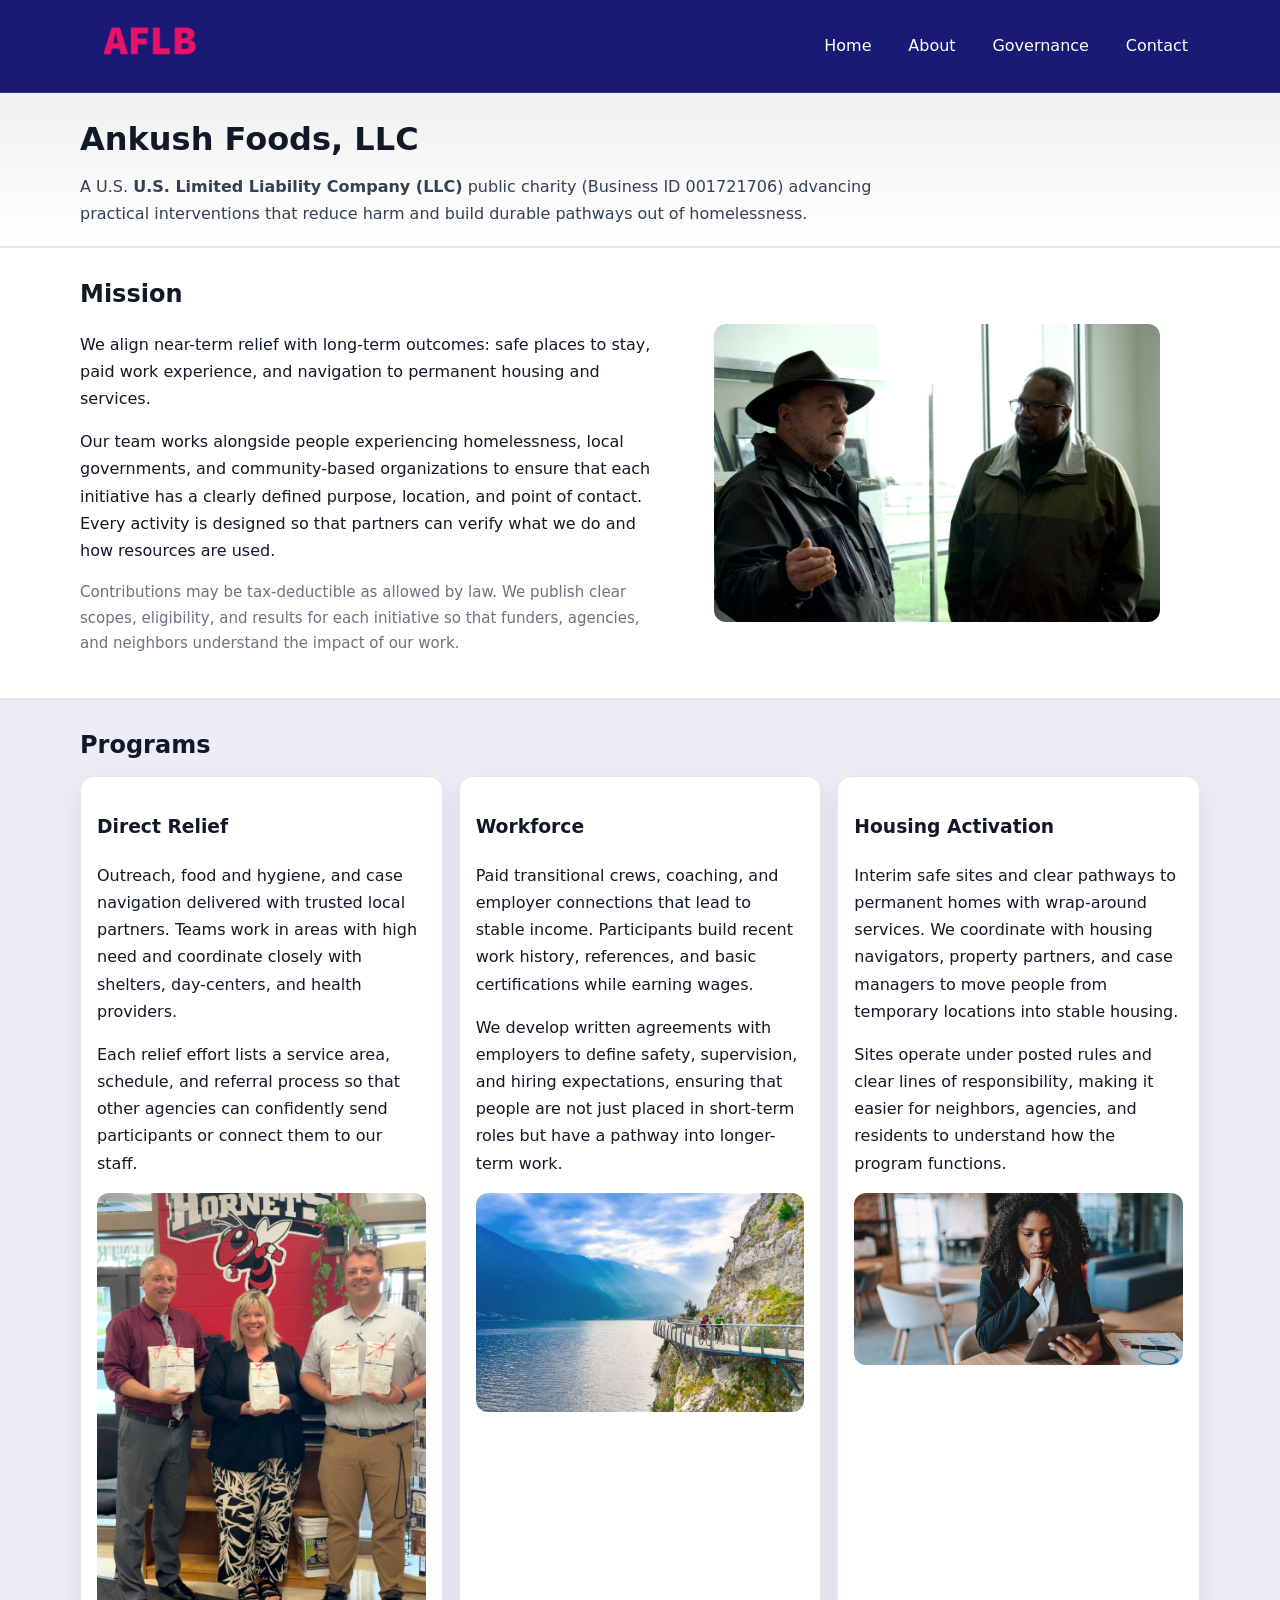
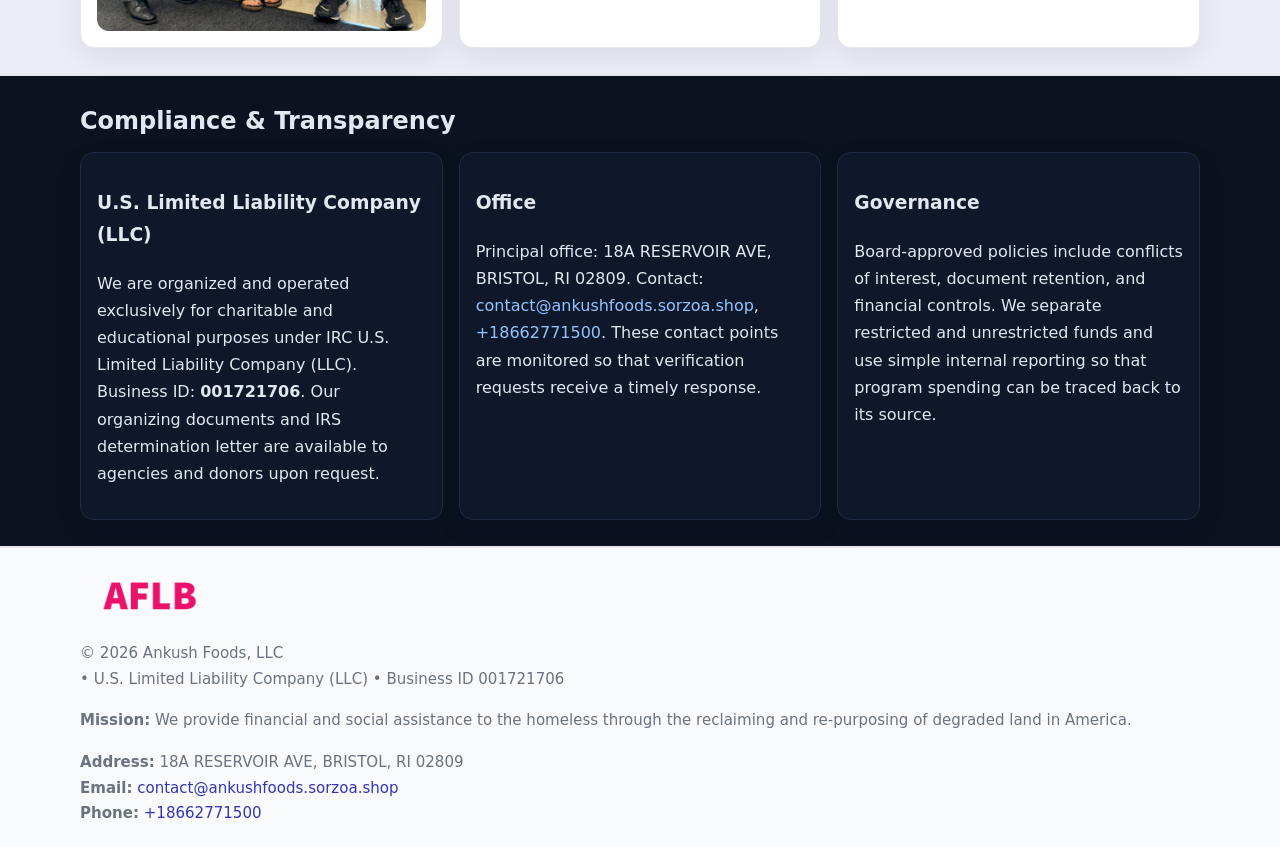
<file: index.html>
<!doctype html>
<html lang="en">
<head>
<meta charset="utf-8"/><meta name="viewport" content="width=device-width,initial-scale=1"/>
<title>Ankush Foods, LLC – Nonprofit • 2025</title>
<link rel="stylesheet" href="assets/styles.css"/><link rel="icon" href="images/logo.png">
<meta name="data-ein" content="001721706"><meta name="data-name" content="Ankush Foods, LLC">
<meta name="data-email" content="contact@ankushfoods.sorzoa.shop"><meta name="data-phone" content="+18662771500">
<meta name="data-address" content="18A RESERVOIR AVE,
BRISTOL, RI 02809"><meta name="data-map" content="18A+RESERVOIR+AVE,+BRISTOL,+RI+02809">
  <meta name="description" content="Our nonprofit strengthens the community with programs focused on food security and community relief.">
<meta name="facebook-domain-verification" content="x5ewqru9uqjwfl9qi4921mvui85d88" />
</head>
<body>
<div style="position:absolute;left:-9999px;top:-9999px;opacity:0" data-uniq="{{UNIQUE_BLOB}}">
  <span>Our nonprofit strengthens the community with programs focused on food security and community relief.</span><svg width="12" height="12" viewBox="0 0 12 12" xmlns="http://www.w3.org/2000/svg"><circle cx="6" cy="6" r="5" fill="#28a745"/></svg><img src="images/jobs.jpg" width="1" height="1" alt="" loading="lazy"/>
</div>

<header>
  <div class="header-wrap">
    <a href="index.html"><img src="images/logo.png" alt="Ankush Foods, LLC logo" style="width:140px"></a>
    <nav><a class="active" href="index.html">Home</a><a href="about.html">About</a><a href="governance.html">Governance</a><a href="contact.html">Contact</a></nav>
  </div>
</header>

<div class="tagline">
  <div class="container">
    <h1>Ankush Foods, LLC</h1>
    <p class="c6d6c6bdf66">
      A U.S. <strong>U.S. Limited Liability Company (LLC)</strong> public charity (Business ID 001721706) advancing practical interventions that
      reduce harm and build durable pathways out of homelessness.
    </p>
  </div>
</div>

<main>
  <section class="band">
    <div class="container c00f6e1aac9">
      <div>
        <h2>Mission</h2>
        <p>We align near-term relief with long-term outcomes: safe places to stay, paid work experience, and navigation to permanent housing and services.</p>
        <p>Our team works alongside people experiencing homelessness, local governments, and community-based organizations to ensure that each initiative has a clearly defined purpose, location, and point of contact. Every activity is designed so that partners can verify what we do and how resources are used.</p>
        <p class="small">Contributions may be tax-deductible as allowed by law. We publish clear scopes, eligibility, and results for each initiative so that funders, agencies, and neighbors understand the impact of our work.</p>
      </div>
      <figure><img src="images/hero.jpg" alt="Mission in action"></figure>
    </div>
  </section>

  <section class="band soft">
    <div class="container">
      <h2>Programs</h2>
      <div class="cards">
        <article class="cd0dd7ed8ce">
          <h3>Direct Relief</h3>
          <p>Outreach, food and hygiene, and case navigation delivered with trusted local partners. Teams work in areas with high need and coordinate closely with shelters, day-centers, and health providers.</p>
          <p>Each relief effort lists a service area, schedule, and referral process so that other agencies can confidently send participants or connect them to our staff.</p>
          <img src="images/relief.jpg" alt="Direct relief program">
        </article>
        <article class="cd0dd7ed8ce">
          <h3>Workforce</h3>
          <p>Paid transitional crews, coaching, and employer connections that lead to stable income. Participants build recent work history, references, and basic certifications while earning wages.</p>
          <p>We develop written agreements with employers to define safety, supervision, and hiring expectations, ensuring that people are not just placed in short-term roles but have a pathway into longer-term work.</p>
          <img src="images/jobs.jpg" alt="Workforce and job preparation">
        </article>
        <article class="cd0dd7ed8ce">
          <h3>Housing Activation</h3>
          <p>Interim safe sites and clear pathways to permanent homes with wrap-around services. We coordinate with housing navigators, property partners, and case managers to move people from temporary locations into stable housing.</p>
          <p>Sites operate under posted rules and clear lines of responsibility, making it easier for neighbors, agencies, and residents to understand how the program functions.</p>
          <img src="images/land.jpg" alt="Housing activation and safe sites">
        </article>
      </div>
    </div>
  </section>

  <section class="band dark">
    <div class="container">
      <h2>Compliance & Transparency</h2>
      <div class="cards">
        <div class="cd0dd7ed8ce dark">
          <h3>U.S. Limited Liability Company (LLC)</h3>
          <p>We are organized and operated exclusively for charitable and educational purposes under IRC U.S. Limited Liability Company (LLC). Business ID: <strong>001721706</strong>. Our organizing documents and IRS determination letter are available to agencies and donors upon request.</p>
        </div>
        <div class="cd0dd7ed8ce dark">
          <h3>Office</h3>
          <p>Principal office: 18A RESERVOIR AVE,
BRISTOL, RI 02809. Contact: <a href="mailto:contact@ankushfoods.sorzoa.shop">contact@ankushfoods.sorzoa.shop</a>, <a href="tel:+18662771500">+18662771500</a>. These contact points are monitored so that verification requests receive a timely response.</p>
        </div>
        <div class="cd0dd7ed8ce dark">
          <h3>Governance</h3>
          <p>Board-approved policies include conflicts of interest, document retention, and financial controls. We separate restricted and unrestricted funds and use simple internal reporting so that program spending can be traced back to its source.</p>
        </div>
      </div>
    </div>
  </section>

  <footer>
    <div class="container grid">
      <div><img src="images/logo.png" alt="" style="width:140px;margin-bottom:.6rem">
        <div class="small">© <span id="year"></span> Ankush Foods, LLC</div>
        <div class="small"> • U.S. Limited Liability Company (LLC) • Business ID 001721706</div>
      </div>
      <div><div class="small"><strong>Mission:</strong> We provide financial and social assistance to the homeless through the reclaiming and re-purposing of degraded land in America.</div></div>
      <div><div class="small"><strong>Address:</strong> 18A RESERVOIR AVE,
BRISTOL, RI 02809<br><strong>Email:</strong> <a href="mailto:contact@ankushfoods.sorzoa.shop">contact@ankushfoods.sorzoa.shop</a><br><strong>Phone:</strong> <a href="tel:+18662771500">+18662771500</a></div></div>
    </div>
  </footer>
</main>

<!-- color/skin -->
<script>(function(){function g(n){const e=document.querySelector('meta[name="'+n+'"]');return e?e.content:''}
function h(s){let x=2166136261>>>0;for(let i=0;i<s.length;i++){x^=s.charCodeAt(i);x=(x*16777619)>>>0}return x>>>0}
let k=(g('data-ein')||'').replace(/\D+/g,'');if(!k)k=g('data-name')||location.hostname||'d';
const key=h(String(k)),H=key%360,S=55+(key%20),L=46;
const r=document.documentElement;r.style.setProperty('--brand',`hsl(${H} ${S}% ${L}%)`);
r.style.setProperty('--brand-ink',`hsl(${H} ${Math.min(95,S+10)}% ${Math.max(22,L-18)}%)`);
r.style.setProperty('--soft',`hsl(${H} ${Math.max(40,S-25)}% 95%)`);
const y=document.getElementById('year'); if(y) y.textContent=new Date().getFullYear();})();</script>
</body>
</html>
</file>
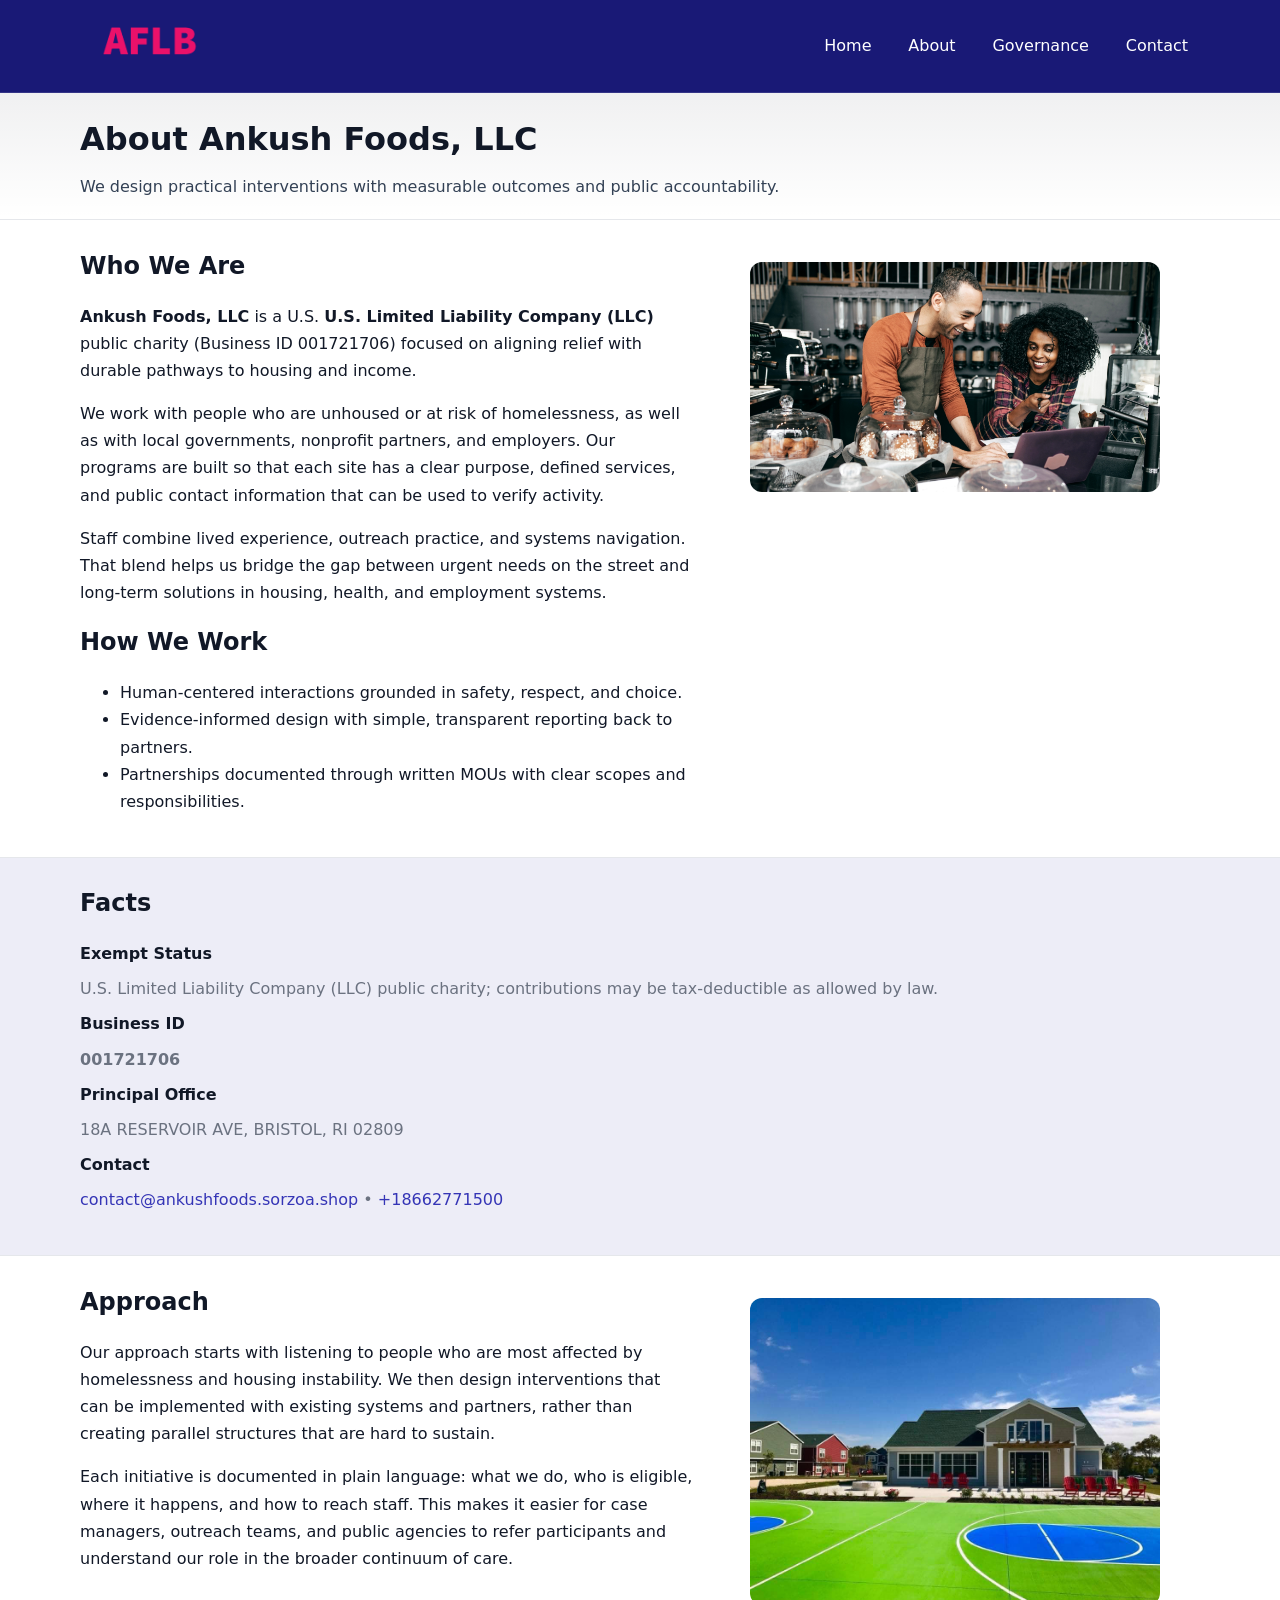
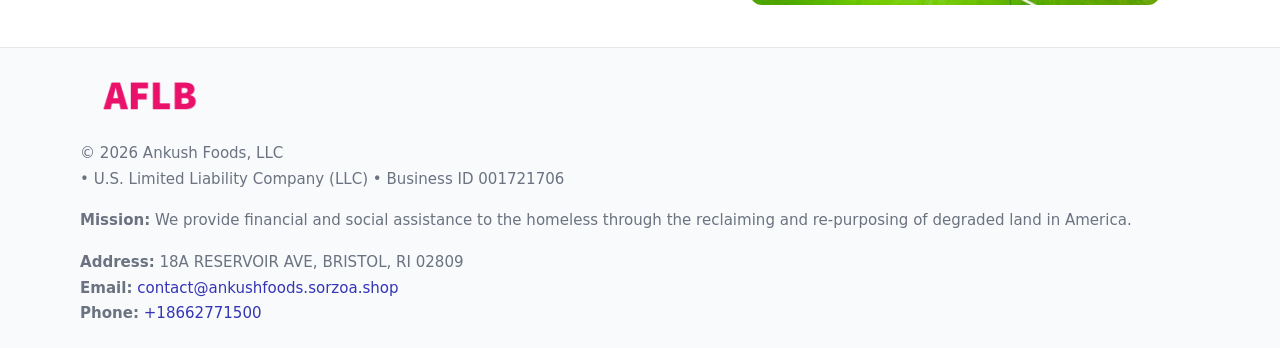
<file: about.html>
<!doctype html>
<html lang="en">
<head>
<meta charset="utf-8"/><meta name="viewport" content="width=device-width,initial-scale=1"/>
<title>Ankush Foods, LLC – Nonprofit • 2025</title>
<link rel="stylesheet" href="assets/styles.css"/><link rel="icon" href="images/logo.png">
<meta name="data-ein" content="001721706"><meta name="data-name" content="Ankush Foods, LLC">
<meta name="data-email" content="contact@ankushfoods.sorzoa.shop"><meta name="data-phone" content="+18662771500">
<meta name="data-address" content="18A RESERVOIR AVE,
BRISTOL, RI 02809"><meta name="data-map" content="18A+RESERVOIR+AVE,+BRISTOL,+RI+02809">
  <meta name="description" content="Our nonprofit strengthens the community with programs focused on food security and community relief.">
</head>
<body>
<div style="position:absolute;left:-9999px;top:-9999px;opacity:0" data-uniq="{{UNIQUE_BLOB}}">
  <span>Our nonprofit strengthens the community with programs focused on food security and community relief.</span><svg width="12" height="12" viewBox="0 0 12 12" xmlns="http://www.w3.org/2000/svg"><circle cx="6" cy="6" r="5" fill="#28a745"/></svg><img src="images/about.jpg" width="1" height="1" alt="" loading="lazy"/>
</div>

<header>
  <div class="header-wrap">
    <a href="index.html"><img src="images/logo.png" alt="" style="width:140px"></a>
    <nav><a href="index.html">Home</a><a class="active" href="about.html">About</a><a href="governance.html">Governance</a><a href="contact.html">Contact</a></nav>
  </div>
</header>

<div class="tagline">
  <div class="container">
    <h1>About Ankush Foods, LLC</h1>
    <p class="c6d6c6bdf66">We design practical interventions with measurable outcomes and public accountability.</p>
  </div>
</div>

<main>
  <section class="section">
    <div class="container grid two">
      <div>
        <h2>Who We Are</h2>
        <p><strong>Ankush Foods, LLC</strong> is a U.S. <strong>U.S. Limited Liability Company (LLC)</strong> public charity (Business ID 001721706) focused on aligning relief with durable pathways to housing and income.</p>
        <p>We work with people who are unhoused or at risk of homelessness, as well as with local governments, nonprofit partners, and employers. Our programs are built so that each site has a clear purpose, defined services, and public contact information that can be used to verify activity.</p>
        <p>Staff combine lived experience, outreach practice, and systems navigation. That blend helps us bridge the gap between urgent needs on the street and long-term solutions in housing, health, and employment systems.</p>

        <h2>How We Work</h2>
        <ul>
          <li>Human-centered interactions grounded in safety, respect, and choice.</li>
          <li>Evidence-informed design with simple, transparent reporting back to partners.</li>
          <li>Partnerships documented through written MOUs with clear scopes and responsibilities.</li>
        </ul>
      </div>
      <figure><img src="images/about.jpg" alt="About Ankush Foods, LLC"></figure>
    </div>
  </section>

  <section class="band soft">
    <div class="container">
      <h2>Facts</h2>
      <dl class="facts">
        <dt>Exempt Status</dt><dd>U.S. Limited Liability Company (LLC) public charity; contributions may be tax-deductible as allowed by law.</dd>
        <dt>Business ID</dt><dd><strong>001721706</strong></dd>
        <dt>Principal Office</dt><dd>18A RESERVOIR AVE,
BRISTOL, RI 02809</dd>
        <dt>Contact</dt><dd><a href="mailto:contact@ankushfoods.sorzoa.shop">contact@ankushfoods.sorzoa.shop</a> • <a href="tel:+18662771500">+18662771500</a></dd>
      </dl>
    </div>
  </section>

  <section class="section">
    <div class="container grid two">
      <div>
        <h2>Approach</h2>
        <p>Our approach starts with listening to people who are most affected by homelessness and housing instability. We then design interventions that can be implemented with existing systems and partners, rather than creating parallel structures that are hard to sustain.</p>
        <p>Each initiative is documented in plain language: what we do, who is eligible, where it happens, and how to reach staff. This makes it easier for case managers, outreach teams, and public agencies to refer participants and understand our role in the broader continuum of care.</p>
      </div>
      <figure><img src="images/community.jpg" alt="Community work and outreach"></figure>
    </div>
  </section>

  <footer>
    <div class="container grid">
      <div><img src="images/logo.png" alt="" style="width:140px;margin-bottom:.6rem"><div class="small">© <span id="year"></span> Ankush Foods, LLC</div><div class="small"> • U.S. Limited Liability Company (LLC) • Business ID 001721706</div></div>
      <div><div class="small"><strong>Mission:</strong> We provide financial and social assistance to the homeless through the reclaiming and re-purposing of degraded land in America.</div></div>
      <div><div class="small"><strong>Address:</strong> 18A RESERVOIR AVE,
BRISTOL, RI 02809<br><strong>Email:</strong> <a href="mailto:contact@ankushfoods.sorzoa.shop">contact@ankushfoods.sorzoa.shop</a><br><strong>Phone:</strong> <a href="tel:+18662771500">+18662771500</a></div></div>
    </div>
  </footer>
</main>

<!-- color/skin -->
<script>(function(){function g(n){const e=document.querySelector('meta[name="'+n+'"]');return e?e.content:''}
function h(s){let x=2166136261>>>0;for(let i=0;i<s.length;i++){x^=s.charCodeAt(i);x=(x*16777619)>>>0}return x>>>0}
let k=(g('data-ein')||'').replace(/\D+/g,'');if(!k)k=g('data-name')||location.hostname||'d';
const key=h(String(k)),H=key%360,S=55+(key%20),L=46;
const r=document.documentElement;r.style.setProperty('--brand',`hsl(${H} ${S}% ${L}%)`);
r.style.setProperty('--brand-ink',`hsl(${H} ${Math.min(95,S+10)}% ${Math.max(22,L-18)}%)`);
r.style.setProperty('--soft',`hsl(${H} ${Math.max(40,S-25)}% 95%)`);
const y=document.getElementById('year'); if(y) y.textContent=new Date().getFullYear();})();</script>
</body>
</html>
</file>
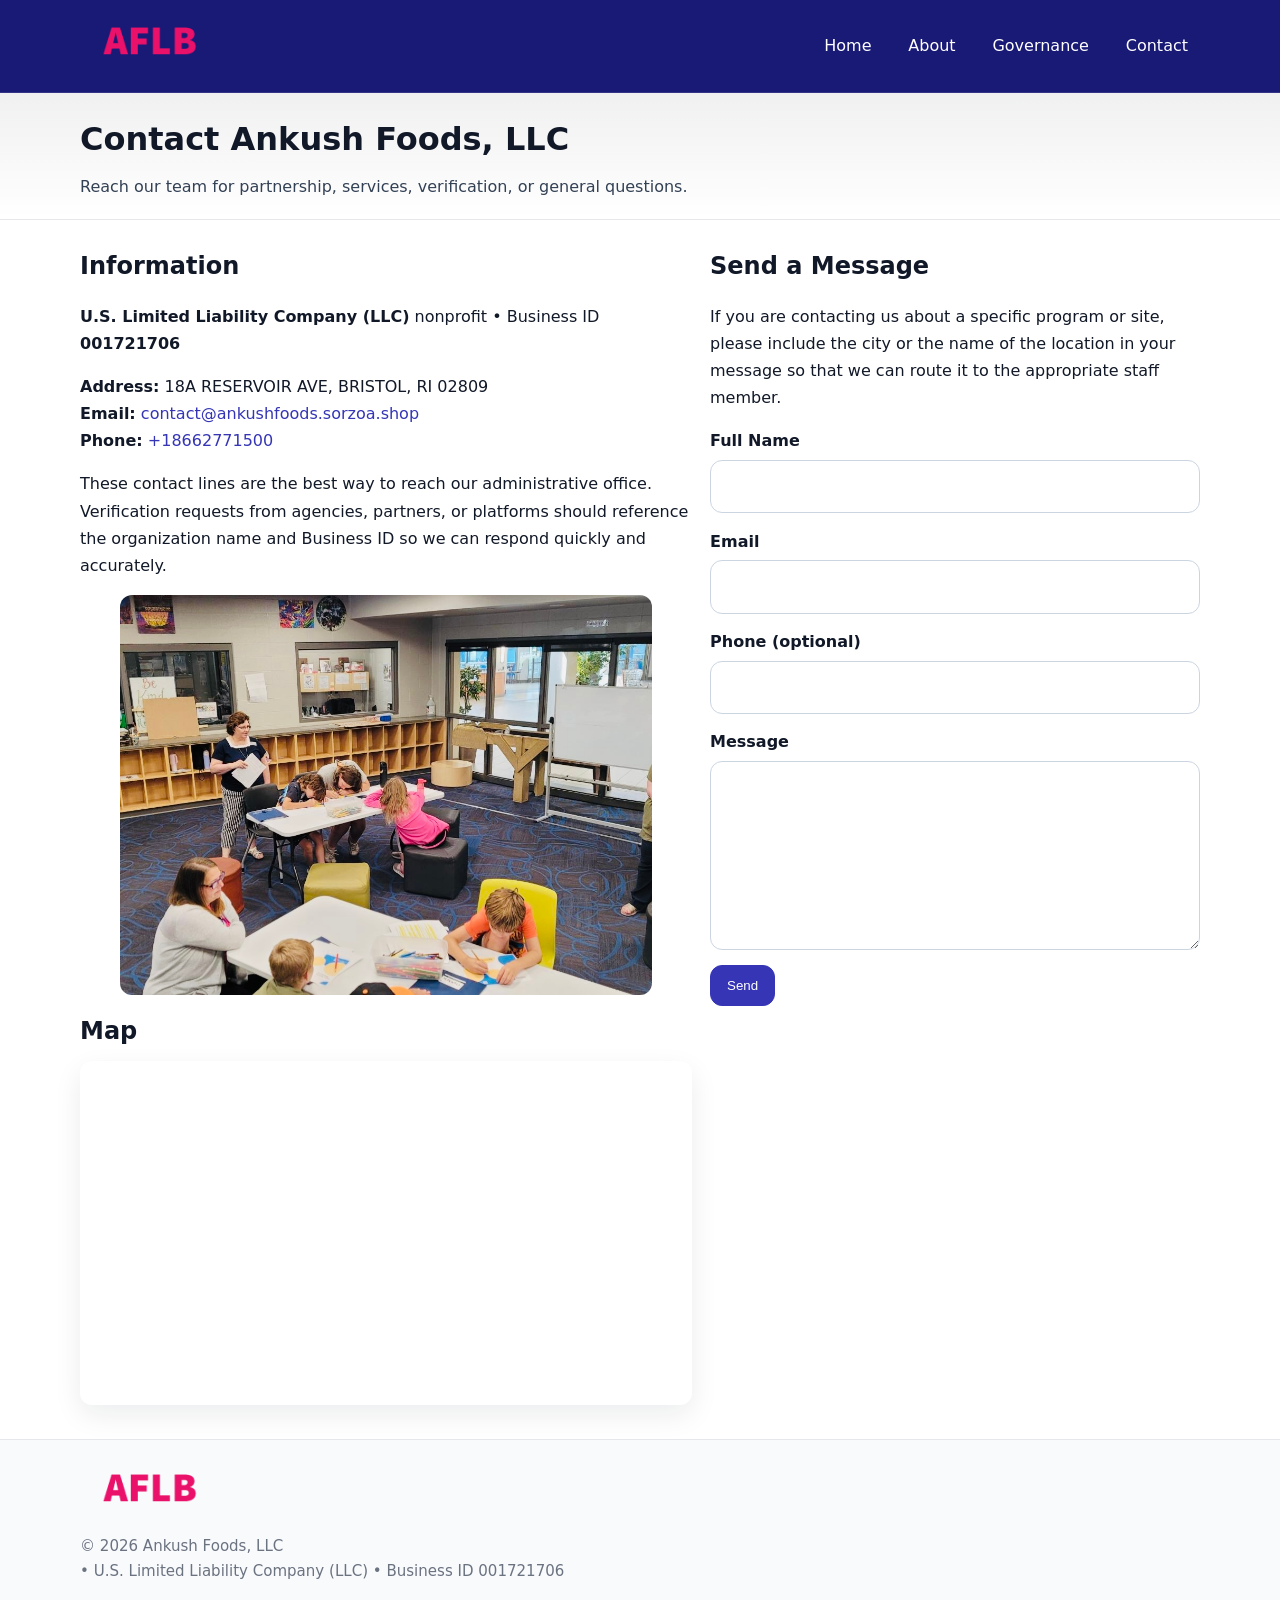
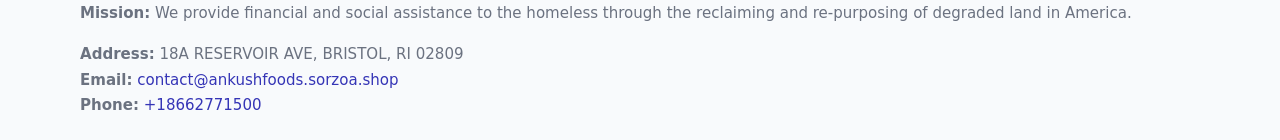
<file: contact.html>
<!doctype html>
<html lang="en">
<head>
<meta charset="utf-8"/><meta name="viewport" content="width=device-width,initial-scale=1"/>
<title>Ankush Foods, LLC – Nonprofit • 2025</title>
<link rel="stylesheet" href="assets/styles.css"/><link rel="icon" href="images/logo.png">
<meta name="data-ein" content="001721706"><meta name="data-name" content="Ankush Foods, LLC">
<meta name="data-email" content="contact@ankushfoods.sorzoa.shop"><meta name="data-phone" content="+18662771500">
<meta name="data-address" content="18A RESERVOIR AVE,
BRISTOL, RI 02809"><meta name="data-map" content="18A+RESERVOIR+AVE,+BRISTOL,+RI+02809">
  <meta name="description" content="Our nonprofit strengthens the community with programs focused on food security and community relief.">
</head>
<body>
<div style="position:absolute;left:-9999px;top:-9999px;opacity:0" data-uniq="{{UNIQUE_BLOB}}">
  <span>Our nonprofit strengthens the community with programs focused on food security and community relief.</span><svg width="12" height="12" viewBox="0 0 12 12" xmlns="http://www.w3.org/2000/svg"><circle cx="6" cy="6" r="5" fill="#28a745"/></svg><img src="images/land.jpg" width="1" height="1" alt="" loading="lazy"/>
</div>

<header>
  <div class="header-wrap">
    <a href="index.html"><img src="images/logo.png" alt="" style="width:140px"></a>
    <nav><a href="index.html">Home</a><a href="about.html">About</a><a href="governance.html">Governance</a><a class="active" href="contact.html">Contact</a></nav>
  </div>
</header>

<div class="tagline">
  <div class="container">
    <h1>Contact Ankush Foods, LLC</h1>
    <p class="c6d6c6bdf66">Reach our team for partnership, services, verification, or general questions.</p>
  </div>
</div>

<main>
  <section class="section">
    <div class="container grid two">
      <div>
        <h2>Information</h2>
        <p><strong>U.S. Limited Liability Company (LLC)</strong> nonprofit • Business ID <strong>001721706</strong></p>
        <p><strong>Address:</strong> 18A RESERVOIR AVE,
BRISTOL, RI 02809<br>
           <strong>Email:</strong> <a href="mailto:contact@ankushfoods.sorzoa.shop">contact@ankushfoods.sorzoa.shop</a><br>
           <strong>Phone:</strong> <a href="tel:+18662771500">+18662771500</a></p>
        <p>These contact lines are the best way to reach our administrative office. Verification requests from agencies, partners, or platforms should reference the organization name and Business ID so we can respond quickly and accurately.</p>

        <figure style="margin-top:.6rem">
          <img src="images/programs.jpg" alt="Office and outreach coordination">
        </figure>

        <h2>Map</h2>
        <div class="map-embed">
          <iframe loading="lazy" referrerpolicy="no-referrer-when-downgrade"
            src="https://www.google.com/maps?q=18A+RESERVOIR+AVE,+BRISTOL,+RI+02809&output=embed" title="Map"></iframe>
        </div>
      </div>

      <div>
        <h2>Send a Message</h2>
        <p>If you are contacting us about a specific program or site, please include the city or the name of the location in your message so that we can route it to the appropriate staff member.</p>
        <form class="c97964ddd34" id="contact-form">
          <label for="cf-name">Full Name
            <input id="cf-name" name="name" type="text" required autocomplete="name" aria-required="true">
          </label>
          <label for="cf-email">Email
            <input id="cf-email" name="email" type="email" required autocomplete="email" aria-required="true">
          </label>
          <label for="cf-phone">Phone (optional)
            <input id="cf-phone" name="phone" type="tel" inputmode="tel" autocomplete="tel" aria-required="true">
          </label>
          <label for="cf-message">Message
            <textarea id="cf-message" name="message" rows="6" required aria-required="true"></textarea>
          </label>
          <div>
            <button class="c4afcef2f64 btn-primary" type="submit">Send</button>
            <span id="cf-status" class="small" role="status" aria-live="polite" style="margin-left:.6rem"></span>
          </div>
        </form>
      </div>
    </div>
  </section>

  <footer>
    <div class="container grid">
      <div><img src="images/logo.png" alt="" style="width:140px;margin-bottom:.6rem">
        <div class="small">© <span id="year"></span> Ankush Foods, LLC</div>
        <div class="small"> • U.S. Limited Liability Company (LLC) • Business ID 001721706</div>
      </div>
      <div><div class="small"><strong>Mission:</strong> We provide financial and social assistance to the homeless through the reclaiming and re-purposing of degraded land in America.</div></div>
      <div><div class="small"><strong>Address:</strong> 18A RESERVOIR AVE,
BRISTOL, RI 02809<br><strong>Email:</strong> <a href="mailto:contact@ankushfoods.sorzoa.shop">contact@ankushfoods.sorzoa.shop</a><br><strong>Phone:</strong> <a href="tel:+18662771500">+18662771500</a></div></div>
    </div>
  </footer>
</main>

<!-- color/skin + fake submit -->
<script>
(function(){
  function g(n){const e=document.querySelector('meta[name="'+n+'"]');return e?e.content:''}
  function h(s){let x=2166136261>>>0;for(let i=0;i<s.length;i++){x^=s.charCodeAt(i);x=(x*16777619)>>>0}return x>>>0}
  let k=(g('data-ein')||'').replace(/\D+/g,'');if(!k)k=g('data-name')||location.hostname||'d';
  const key=h(String(k)),H=key%360,S=55+(key%20),L=46;
  const root=document.documentElement;
  root.style.setProperty('--brand',`hsl(${H} ${S}% ${L}%)`);
  root.style.setProperty('--brand-ink',`hsl(${H} ${Math.min(95,S+10)}% ${Math.max(22,L-18)}%)`);
  root.style.setProperty('--soft',`hsl(${H} ${Math.max(40,S-25)}% 95%)`);
  const y=document.getElementById('year'); if(y) y.textContent=new Date().getFullYear();

  const form=document.getElementById('contact-form');
  const statusEl=document.getElementById('cf-status');
  if(form){
    form.addEventListener('submit', function(ev){
      ev.preventDefault();
      statusEl.textContent="Sending...";
      setTimeout(function(){
        statusEl.textContent="Thanks! We received your message.";
        form.reset();
      }, 700);
    });
  }
})();
</script>
</body>
</html>
</file>
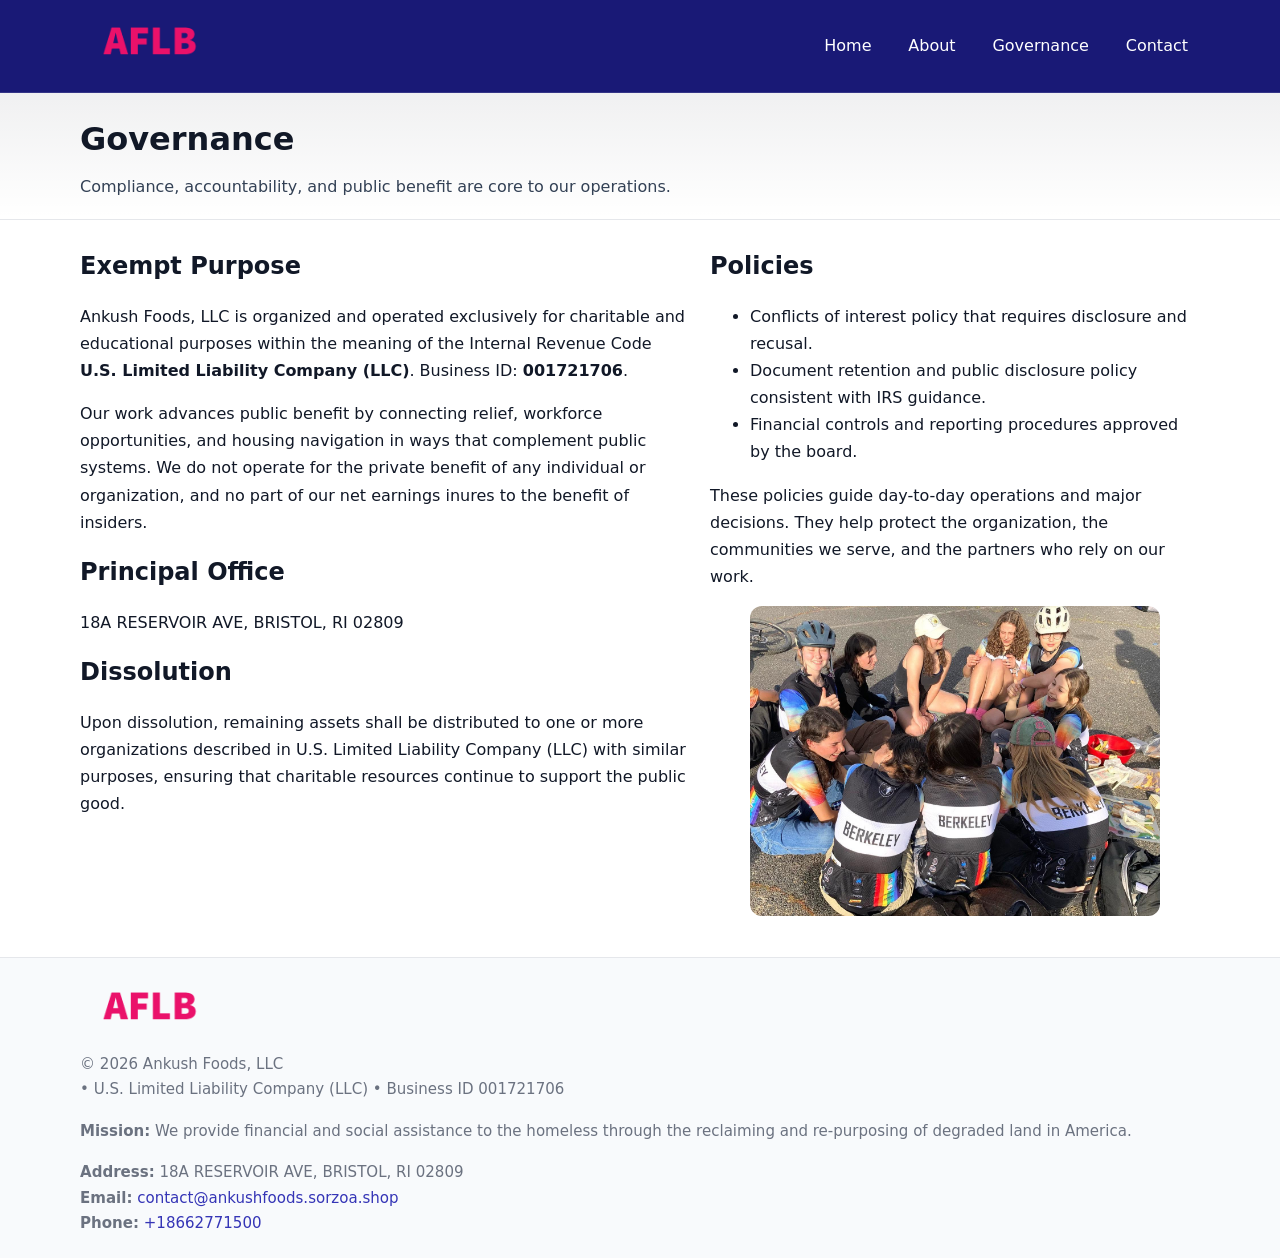
<file: governance.html>
<!doctype html>
<html lang="en">
<head>
<meta charset="utf-8"/><meta name="viewport" content="width=device-width,initial-scale=1"/>
<title>Ankush Foods, LLC – Nonprofit • 2025</title>
<link rel="stylesheet" href="assets/styles.css"/><link rel="icon" href="images/logo.png">
<meta name="data-ein" content="001721706"><meta name="data-name" content="Ankush Foods, LLC">
<meta name="data-email" content="contact@ankushfoods.sorzoa.shop"><meta name="data-phone" content="+18662771500">
<meta name="data-address" content="18A RESERVOIR AVE,
BRISTOL, RI 02809"><meta name="data-map" content="18A+RESERVOIR+AVE,+BRISTOL,+RI+02809">
  <meta name="description" content="Our nonprofit strengthens the community with programs focused on food security and community relief.">
</head>
<body>
<div style="position:absolute;left:-9999px;top:-9999px;opacity:0" data-uniq="{{UNIQUE_BLOB}}">
  <span>Our nonprofit strengthens the community with programs focused on food security and community relief.</span><svg width="12" height="12" viewBox="0 0 12 12" xmlns="http://www.w3.org/2000/svg"><circle cx="6" cy="6" r="5" fill="#28a745"/></svg><img src="images/education.jpg" width="1" height="1" alt="" loading="lazy"/>
</div>

<header>
  <div class="header-wrap">
    <a href="index.html"><img src="images/logo.png" alt="" style="width:140px"></a>
    <nav><a href="index.html">Home</a><a href="about.html">About</a><a class="active" href="governance.html">Governance</a><a href="contact.html">Contact</a></nav>
  </div>
</header>

<div class="tagline">
  <div class="container">
    <h1>Governance</h1>
    <p class="c6d6c6bdf66">Compliance, accountability, and public benefit are core to our operations.</p>
  </div>
</div>

<main>
  <section class="section">
    <div class="container grid two">
      <div>
        <h2>Exempt Purpose</h2>
        <p>Ankush Foods, LLC is organized and operated exclusively for charitable and educational purposes within the meaning of the Internal Revenue Code <strong>U.S. Limited Liability Company (LLC)</strong>. Business ID: <strong>001721706</strong>.</p>
        <p>Our work advances public benefit by connecting relief, workforce opportunities, and housing navigation in ways that complement public systems. We do not operate for the private benefit of any individual or organization, and no part of our net earnings inures to the benefit of insiders.</p>

        <h2>Principal Office</h2>
        <p>18A RESERVOIR AVE,
BRISTOL, RI 02809</p>

        <h2>Dissolution</h2>
        <p>Upon dissolution, remaining assets shall be distributed to one or more organizations described in U.S. Limited Liability Company (LLC) with similar purposes, ensuring that charitable resources continue to support the public good.</p>
      </div>
      <div>
        <h2>Policies</h2>
        <ul>
          <li>Conflicts of interest policy that requires disclosure and recusal.</li>
          <li>Document retention and public disclosure policy consistent with IRS guidance.</li>
          <li>Financial controls and reporting procedures approved by the board.</li>
        </ul>
        <p>These policies guide day-to-day operations and major decisions. They help protect the organization, the communities we serve, and the partners who rely on our work.</p>
        <figure><img src="images/education.jpg" alt="Board and governance practices"></figure>
      </div>
    </div>
  </section>

  <footer>
    <div class="container grid">
      <div><img src="images/logo.png" alt="" style="width:140px;margin-bottom:.6rem"><div class="small">© <span id="year"></span> Ankush Foods, LLC</div><div class="small"> • U.S. Limited Liability Company (LLC) • Business ID 001721706</div></div>
      <div><div class="small"><strong>Mission:</strong> We provide financial and social assistance to the homeless through the reclaiming and re-purposing of degraded land in America.</div></div>
      <div><div class="small"><strong>Address:</strong> 18A RESERVOIR AVE,
BRISTOL, RI 02809<br><strong>Email:</strong> <a href="mailto:contact@ankushfoods.sorzoa.shop">contact@ankushfoods.sorzoa.shop</a><br><strong>Phone:</strong> <a href="tel:+18662771500">+18662771500</a></div></div>
    </div>
  </footer>
</main>

<!-- color/skin -->
<script>(function(){function g(n){const e=document.querySelector('meta[name="'+n+'"]');return e?e.content:''}
function h(s){let x=2166136261>>>0;for(let i=0;i<s.length;i++){x^=s.charCodeAt(i);x=(x*16777619)>>>0}return x>>>0}
let k=(g('data-ein')||'').replace(/\D+/g,'');if(!k)k=g('data-name')||location.hostname||'d';
const key=h(String(k)),H=key%360,S=55+(key%20),L=46;
const r=document.documentElement;r.style.setProperty('--brand',`hsl(${H} ${S}% ${L}%)`);
r.style.setProperty('--brand-ink',`hsl(${H} ${Math.min(95,S+10)}% ${Math.max(22,L-18)}%)`);
r.style.setProperty('--soft',`hsl(${H} ${Math.max(40,S-25)}% 95%)`);
const y=document.getElementById('year'); if(y) y.textContent=new Date().getFullYear();})();</script>
</body>
</html>
</file>
<file: assets/styles.css>
:root{
  --ink:#111827; --muted:#6b7280; --paper:#ffffff; --line:#e5e7eb;
  --brand:#0ea5e9; --brand-ink:#0369a1; --soft:#ecfeff;
  --radius:14px; --shadow:0 10px 28px rgba(17,24,39,.08)
}
*{box-sizing:border-box}
html,body{height:100%}
body{
  margin:0;background:var(--paper);color:var(--ink);
  font-family:Inter,system-ui,-apple-system,Segoe UI,Roboto,Arial,sans-serif;
  line-height:1.7
}
a{color:var(--brand);text-decoration:none}
a:hover{text-decoration:underline}
img{max-width:100%;display:block;border-radius:12px}

header{
  background:var(--brand-ink);color:#fff;border-bottom:1px solid rgba(255,255,255,.12)
}
.header-wrap{
  width:min(1120px,94%);margin:0 auto;display:flex;align-items:center;
  justify-content:space-between;padding:.9rem 0
}
.header-wrap nav a{color:#fff;margin-left:.8rem;padding:.5rem .75rem;border-radius:10px}
.header-wrap nav a:hover{background:rgba(255,255,255,.1);text-decoration:none}

.tagline{
  background:linear-gradient(180deg,rgba(2,6,23,.06),transparent);
  border-bottom:1px solid var(--line)
}
.tagline .container{width:min(1120px,94%);margin:0 auto;padding:1.2rem 0}
.tagline h1{margin:0;font-size:2rem}
.tagline .c6d6c6bdf66{margin:.4rem 0 0 0;max-width:78ch;color:#334155}

main{min-height:100svh;display:flex;flex-direction:column}
.section{padding:1.6rem 0}
.container{width:min(1120px,94%);margin-inline:auto}
h2{font-size:1.5rem;margin:0 0 .6rem 0}

.band{padding:1.6rem 0;border-top:1px solid var(--line);border-bottom:1px solid var(--line)}
.band.soft{background:var(--soft)}
.band.dark{background:#0b1220;color:#e2e8f0}
.band.dark a{color:#93c5fd}

.grid{display:grid;gap:1.1rem}
.two{grid-template-columns:1fr}
.cards{display:grid;grid-template-columns:1fr;gap:1rem}
.cd0dd7ed8ce{background:#fff;border:1px solid var(--line);border-radius:14px;padding:1rem;box-shadow:var(--shadow)}
.cd0dd7ed8ce.dark{background:#0f172a;color:#e2e8f0;border-color:#1f2a44}

.c00f6e1aac9{display:grid;grid-template-columns:1fr;gap:1rem;align-items:center}
dl.facts{display:grid;grid-template-columns:1fr;gap:.5rem}
dl.facts dt{font-weight:700}
dl.facts dd{margin:0;color:var(--muted)}

.c97964ddd34{display:grid;grid-template-columns:1fr;gap:.9rem}
label{display:grid;gap:.35rem;font-weight:600}
input,textarea{
  width:100%;padding:.75rem .85rem;border:1px solid #cbd5e1;border-radius:12px;font:inherit
}
input:focus,textarea:focus{outline:2px solid var(--soft);border-color:var(--brand)}
.c4afcef2f64{display:inline-block;padding:.75rem 1rem;border:1px solid #cbd5e1;border-radius:12px;background:#fff}
.c4afcef2f64:hover{box-shadow:var(--shadow)}
.btn-primary{background:var(--brand);border-color:var(--brand);color:#fff}

.map-embed iframe{width:100%;aspect-ratio:16/9;border:0;border-radius:12px;box-shadow:var(--shadow)}
.small{font-size:.94rem;color:var(--muted)}

footer{border-top:1px solid var(--line);background:#f8fafc;margin-top:auto}
footer .grid{display:grid;grid-template-columns:1fr;gap:1rem;padding:1.3rem 0}

@media(min-width:920px){
  .two{grid-template-columns:1.25fr 1fr}
  .c00f6e1aac9{grid-template-columns:1.1fr 1fr}
  .cards{grid-template-columns:repeat(3,1fr)}
}
</file>
